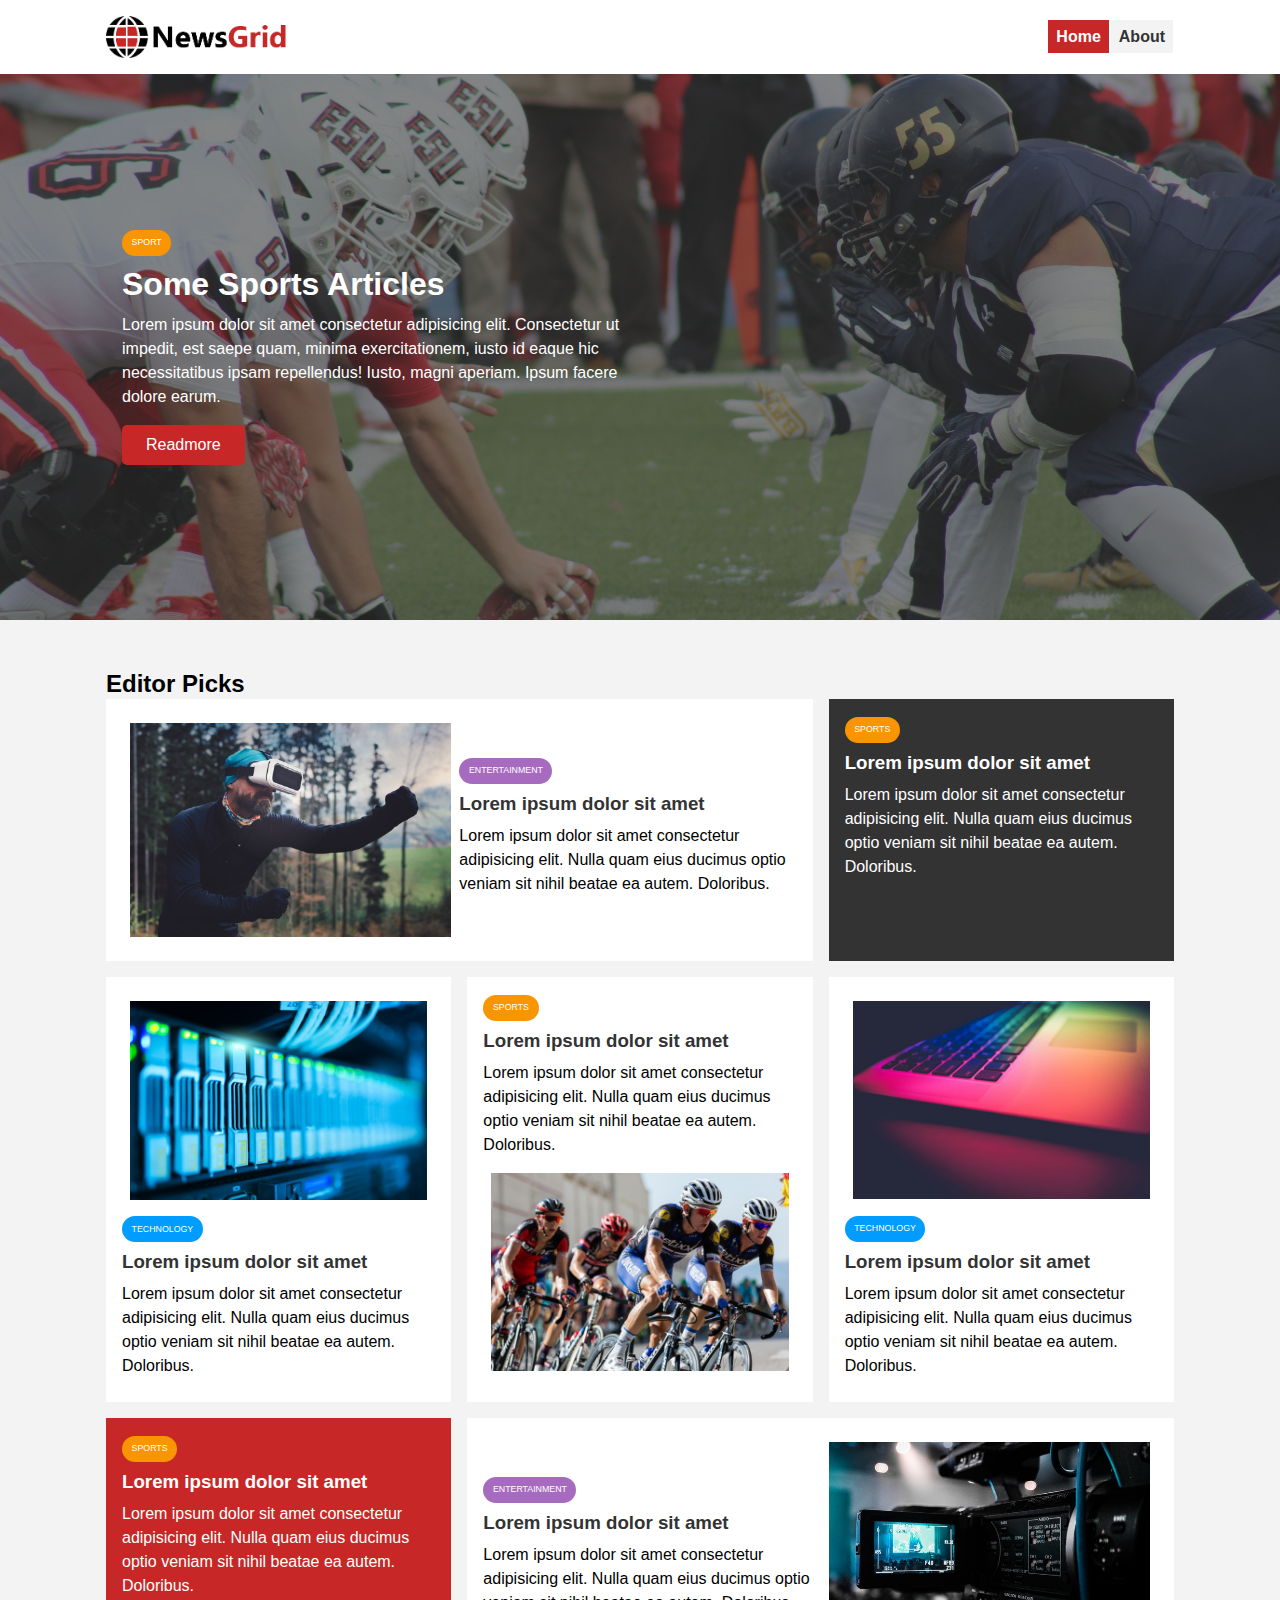
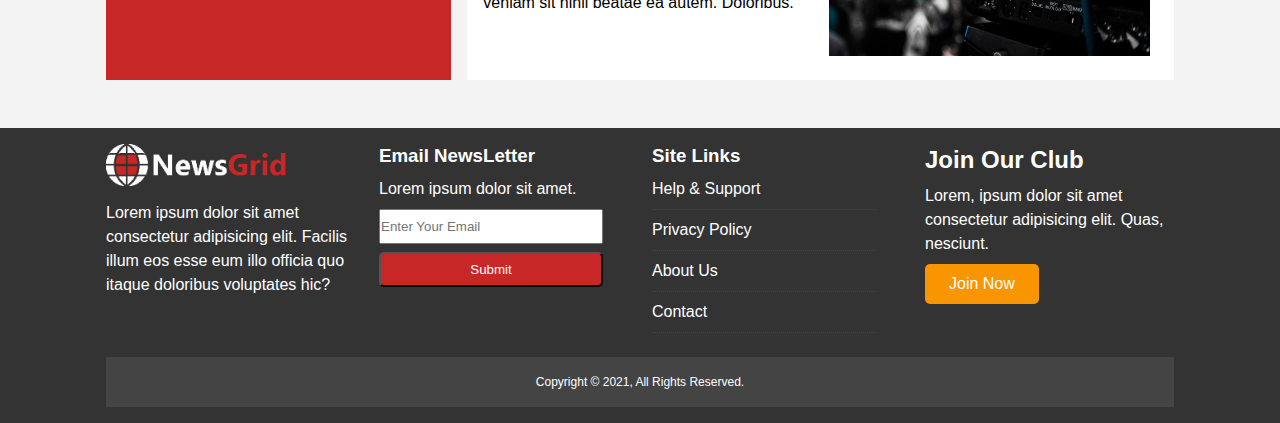
<file: Index.html>
<!DOCTYPE html>
<html lang="en">
  <head>
    <meta charset="UTF-8" />
    <meta http-equiv="X-UA-Compatible" content="IE=edge" />
    <meta name="viewport" content="width=device-width, initial-scale=1.0" />
    <title>NewsGrid | Most Recent News</title>
    <link
      rel="stylesheet"
      href="https://pro.fontawesome.com/releases/v5.10.0/css/all.css"
      integrity="sha384-AYmEC3Yw5cVb3ZcuHtOA93w35dYTsvhLPVnYs9eStHfGJvOvKxVfELGroGkvsg+p"
      crossorigin="anonymous"
    />
    <link rel="preconnect" href="https://fonts.gstatic.com" />
    <link rel="shortcut icon" type="image/x-icon" href="/favicon.ico" />
    <link rel="stylesheet" href="./Css/Style.css" />
    <link
      rel="stylesheet"
      media="Screen and (max-width:768px)"
      href="./Css/mobile.css"
    />
  </head>
  <body>
    <!-- Navbar -->
    <nav id="main-nav">
      <div class="container">
        <img src="./img/logo.png" alt="NewsGrid" class="logo" />
        <div class="social">
          <a href="http://facebook.com" target="_blank"
            ><i class="fab fa-facebook a-1 fa-2x"></i
          ></a>
          <a href="http://instagram.com" target="_blank"
            ><i class="fab fa-instagram a-2 fa-2x"></i
          ></a>
          <a href="http://twitter.com" target="_blank"
            ><i class="fab fa-twitter a-3 fa-2x"></i
          ></a>
          <a href="http://youtube.com" target="_blank"
            ><i class="fab fa-youtube a-4 fa-2x"></i
          ></a>
        </div>
        <ul>
          <li><a class="current" href="./Index.html">Home</a></li>
          <li><a href="./about.html">About</a></li>
        </ul>
      </div>
    </nav>

    <!-- Showcase -->
    <header id="showcase">
      <div class="container">
        <div class="showcase-container">
          <div class="showcase-content">
            <div class="category category-sports">Sport</div>
            <h1>Some Sports Articles</h1>
            <p>
              Lorem ipsum dolor sit amet consectetur adipisicing elit.
              Consectetur ut impedit, est saepe quam, minima exercitationem,
              iusto id eaque hic necessitatibus ipsam repellendus! Iusto, magni
              aperiam. Ipsum facere dolore earum.
            </p>
            <a href="./article.html" class="btn btn-primary">Readmore</a>
          </div>
        </div>
      </div>
    </header>

    <!-- Home Articles -->
    <section id="home-articles" class="py-2">
      <div class="container">
        <h2>Editor Picks</h2>
        <div class="articles-container">
          <article class="card">
            <img src="img/articles/ent1.jpg" alt="" />
            <div>
              <div class="category category-ent">Entertainment</div>
              <h3>
                <a href="article.html">Lorem ipsum dolor sit amet</a>
              </h3>
              <p>
                Lorem ipsum dolor sit amet consectetur adipisicing elit. Nulla
                quam eius ducimus optio veniam sit nihil beatae ea autem.
                Doloribus.
              </p>
            </div>
          </article>
          <article class="card bg-dark">
            <div class="category category-sports">Sports</div>
            <h3>
              <a href="article.html">Lorem ipsum dolor sit amet</a>
            </h3>
            <p>
              Lorem ipsum dolor sit amet consectetur adipisicing elit. Nulla
              quam eius ducimus optio veniam sit nihil beatae ea autem.
              Doloribus.
            </p>
          </article>
          <article class="card">
            <img src="img/articles/tech1.jpg" alt="" />
            <div class="category category-tech">Technology</div>
            <h3>
              <a href="article.html">Lorem ipsum dolor sit amet</a>
            </h3>
            <p>
              Lorem ipsum dolor sit amet consectetur adipisicing elit. Nulla
              quam eius ducimus optio veniam sit nihil beatae ea autem.
              Doloribus.
            </p>
          </article>
          <article class="card">
            <div class="category category-sports">Sports</div>
            <h3>
              <a href="article.html">Lorem ipsum dolor sit amet</a>
            </h3>
            <p>
              Lorem ipsum dolor sit amet consectetur adipisicing elit. Nulla
              quam eius ducimus optio veniam sit nihil beatae ea autem.
              Doloribus.
            </p>
            <img src="img/articles/sports1.jpg" alt="" />
          </article>
          <article class="card">
            <img src="img/articles/tech2.jpg" alt="" />
            <div class="category category-tech">Technology</div>
            <h3>
              <a href="article.html">Lorem ipsum dolor sit amet</a>
            </h3>
            <p>
              Lorem ipsum dolor sit amet consectetur adipisicing elit. Nulla
              quam eius ducimus optio veniam sit nihil beatae ea autem.
              Doloribus.
            </p>
          </article>
          <article class="card bg-primary">
            <div class="category category-sports">Sports</div>
            <h3>
              <a href="article.html">Lorem ipsum dolor sit amet</a>
            </h3>
            <p>
              Lorem ipsum dolor sit amet consectetur adipisicing elit. Nulla
              quam eius ducimus optio veniam sit nihil beatae ea autem.
              Doloribus.
            </p>
          </article>
          <article class="card">
            <div>
              <div class="category category-ent">Entertainment</div>
              <h3>
                <a href="article.html">Lorem ipsum dolor sit amet</a>
              </h3>
              <p>
                Lorem ipsum dolor sit amet consectetur adipisicing elit. Nulla
                quam eius ducimus optio veniam sit nihil beatae ea autem.
                Doloribus.
              </p>
            </div>
            <img src="img/articles/ent2.jpg" alt="" />
          </article>
        </div>
      </div>
    </section>

    <!-- Footer -->
    <footer id="main-footer">
      <div class="container container-footer py-1">
        <div>
          <img src="./img/logo_light.png" alt="" />
          <p>
            Lorem ipsum dolor sit amet consectetur adipisicing elit. Facilis
            illum eos esse eum illo officia quo itaque doloribus voluptates hic?
          </p>
        </div>

        <div>
          <h3>Email NewsLetter</h3>
          <p>Lorem ipsum dolor sit amet.</p>
          <form action="#">
            <input type="email" placeholder="Enter Your Email" />
            <input
              type="submit"
              placeholder="Subscribe"
              class="btn bg-primary"
            />
          </form>
        </div>

        <div>
          <h3>Site Links</h3>
          <ul class="list">
            <li><a href="#">Help & Support</a></li>
            <li><a href="#">Privacy Policy</a></li>
            <li><a href="#">About Us</a></li>
            <li><a href="#">Contact</a></li>
          </ul>
        </div>

        <div>
          <h2>Join Our Club</h2>
          <p>
            Lorem, ipsum dolor sit amet consectetur adipisicing elit. Quas,
            nesciunt.
          </p>
          <a href="#" class="btn btn-secondary">Join Now</a>
        </div>

        <div>
          <p>Copyright &copy; 2021, All Rights Reserved.</p>
        </div>
      </div>
    </footer>
  </body>
</html>
</file>
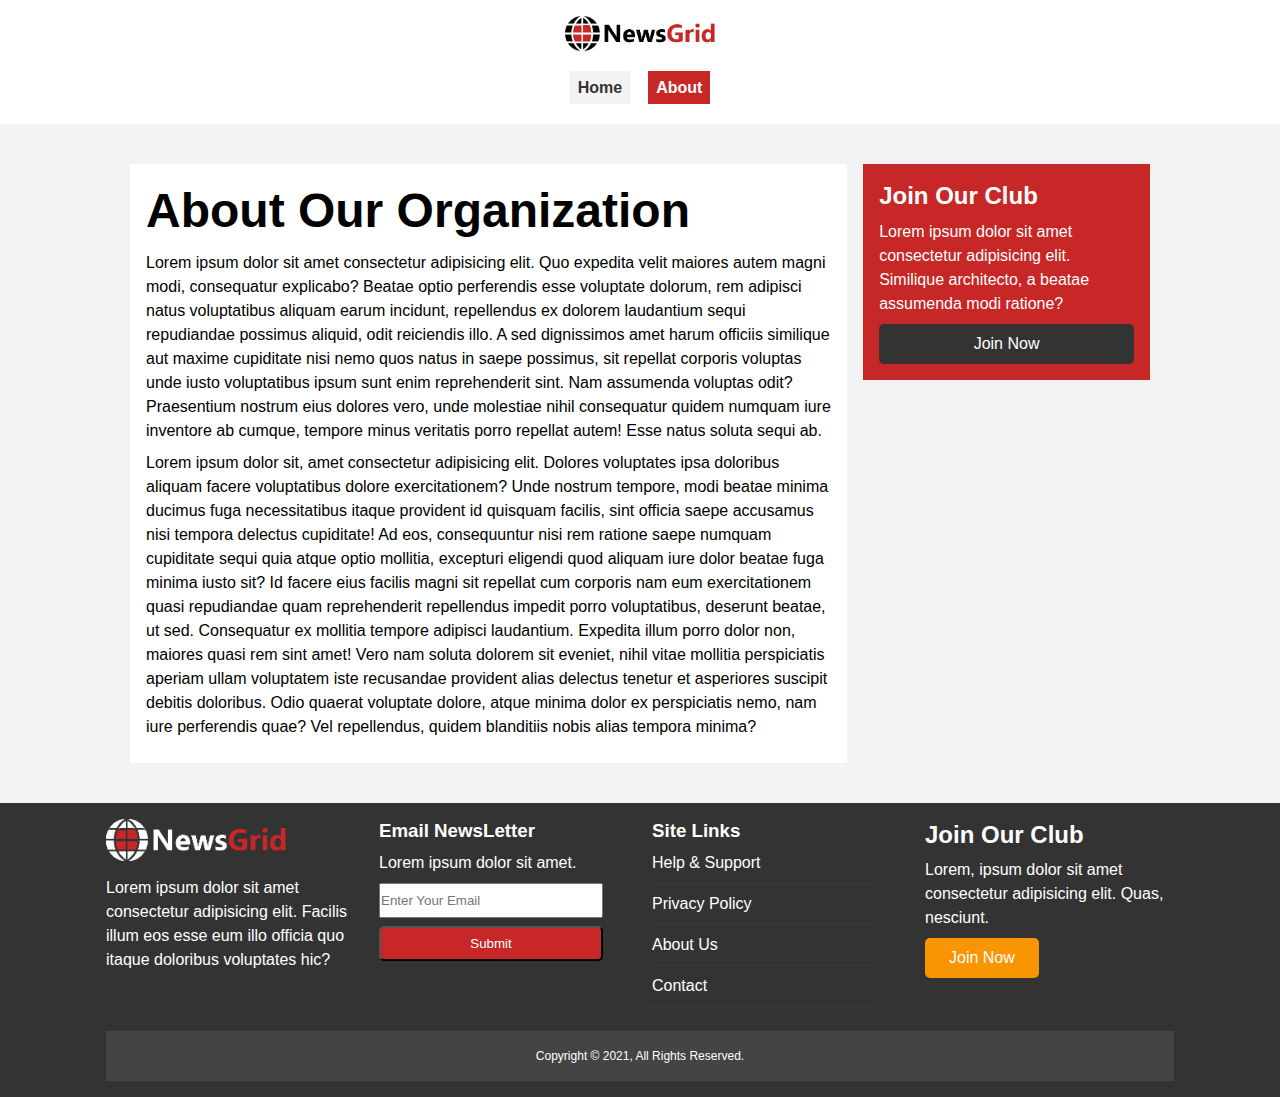
<file: about.html>
<!DOCTYPE html>
<html lang="en">
  <head>
    <meta charset="UTF-8" />
    <meta http-equiv="X-UA-Compatible" content="IE=edge" />
    <meta name="viewport" content="width=device-width, initial-scale=1.0" />
    <title>NewsGrid | About</title>
    <link
      rel="stylesheet"
      href="https://pro.fontawesome.com/releases/v5.10.0/css/all.css"
      integrity="sha384-AYmEC3Yw5cVb3ZcuHtOA93w35dYTsvhLPVnYs9eStHfGJvOvKxVfELGroGkvsg+p"
      crossorigin="anonymous"
    />
    <link rel="preconnect" href="https://fonts.gstatic.com" />
    <link rel="shortcut icon" type="image/x-icon" href="/favicon.ico" />
    <link rel="stylesheet" href="./Css/Style.css" />
    <link rel="stylesheet" href="./Css/mobile.css" />
  </head>
  <body>
    <!-- Navbar -->
    <nav id="main-nav">
      <div class="container">
        <img src="./img/logo.png" alt="NewsGrid" class="logo" />
        <div class="social">
          <a href="http://facebook.com" target="_blank"
            ><i class="fab fa-facebook a-1 fa-2x"></i
          ></a>
          <a href="http://instagram.com" target="_blank"
            ><i class="fab fa-instagram a-2 fa-2x"></i
          ></a>
          <a href="http://twitter.com" target="_blank"
            ><i class="fab fa-twitter a-3 fa-2x"></i
          ></a>
          <a href="http://youtube.com" target="_blank"
            ><i class="fab fa-youtube a-4 fa-2x"></i
          ></a>
        </div>
        <ul>
          <li><a href="./Index.html">Home</a></li>
          <li><a class="current" href="./about.html">About</a></li>
        </ul>
      </div>
    </nav>
    <!-- About Page -->
    <section id="about ">
      <div class="container">
        <div class="page-container">
          <article class="card">
            <h1 class="l-heading">About Our Organization</h1>
            <p>
              Lorem ipsum dolor sit amet consectetur adipisicing elit. Quo
              expedita velit maiores autem magni modi, consequatur explicabo?
              Beatae optio perferendis esse voluptate dolorum, rem adipisci
              natus voluptatibus aliquam earum incidunt, repellendus ex dolorem
              laudantium sequi repudiandae possimus aliquid, odit reiciendis
              illo. A sed dignissimos amet harum officiis similique aut maxime
              cupiditate nisi nemo quos natus in saepe possimus, sit repellat
              corporis voluptas unde iusto voluptatibus ipsum sunt enim
              reprehenderit sint. Nam assumenda voluptas odit? Praesentium
              nostrum eius dolores vero, unde molestiae nihil consequatur quidem
              numquam iure inventore ab cumque, tempore minus veritatis porro
              repellat autem! Esse natus soluta sequi ab.
            </p>
            <p>
              Lorem ipsum dolor sit, amet consectetur adipisicing elit. Dolores
              voluptates ipsa doloribus aliquam facere voluptatibus dolore
              exercitationem? Unde nostrum tempore, modi beatae minima ducimus
              fuga necessitatibus itaque provident id quisquam facilis, sint
              officia saepe accusamus nisi tempora delectus cupiditate! Ad eos,
              consequuntur nisi rem ratione saepe numquam cupiditate sequi quia
              atque optio mollitia, excepturi eligendi quod aliquam iure dolor
              beatae fuga minima iusto sit? Id facere eius facilis magni sit
              repellat cum corporis nam eum exercitationem quasi repudiandae
              quam reprehenderit repellendus impedit porro voluptatibus,
              deserunt beatae, ut sed. Consequatur ex mollitia tempore adipisci
              laudantium. Expedita illum porro dolor non, maiores quasi rem sint
              amet! Vero nam soluta dolorem sit eveniet, nihil vitae mollitia
              perspiciatis aperiam ullam voluptatem iste recusandae provident
              alias delectus tenetur et asperiores suscipit debitis doloribus.
              Odio quaerat voluptate dolore, atque minima dolor ex perspiciatis
              nemo, nam iure perferendis quae? Vel repellendus, quidem
              blanditiis nobis alias tempora minima?
            </p>
          </article>
          <aside class="card bg-primary">
            <h2>Join Our Club</h2>
            <p>
              Lorem ipsum dolor sit amet consectetur adipisicing elit. Similique
              architecto, a beatae assumenda modi ratione?
            </p>
            <a href="#" class="btn btn-dark btn-block">Join Now</a>
          </aside>
        </div>
      </div>
    </section>
    <!-- Footer -->
    <footer id="main-footer">
      <div class="container container-footer py-1">
        <div>
          <img src="./img/logo_light.png" alt="" />
          <p>
            Lorem ipsum dolor sit amet consectetur adipisicing elit. Facilis
            illum eos esse eum illo officia quo itaque doloribus voluptates hic?
          </p>
        </div>

        <div>
          <h3>Email NewsLetter</h3>
          <p>Lorem ipsum dolor sit amet.</p>
          <form action="#">
            <input type="email" placeholder="Enter Your Email" />
            <input
              type="submit"
              placeholder="Subscribe"
              class="btn bg-primary"
            />
          </form>
        </div>

        <div>
          <h3>Site Links</h3>
          <ul class="list">
            <li><a href="#">Help & Support</a></li>
            <li><a href="#">Privacy Policy</a></li>
            <li><a href="#">About Us</a></li>
            <li><a href="#">Contact</a></li>
          </ul>
        </div>

        <div>
          <h2>Join Our Club</h2>
          <p>
            Lorem, ipsum dolor sit amet consectetur adipisicing elit. Quas,
            nesciunt.
          </p>
          <a href="#" class="btn btn-secondary">Join Now</a>
        </div>

        <div>
          <p>Copyright &copy; 2021, All Rights Reserved.</p>
        </div>
      </div>
    </footer>
  </body>
</html>
</file>
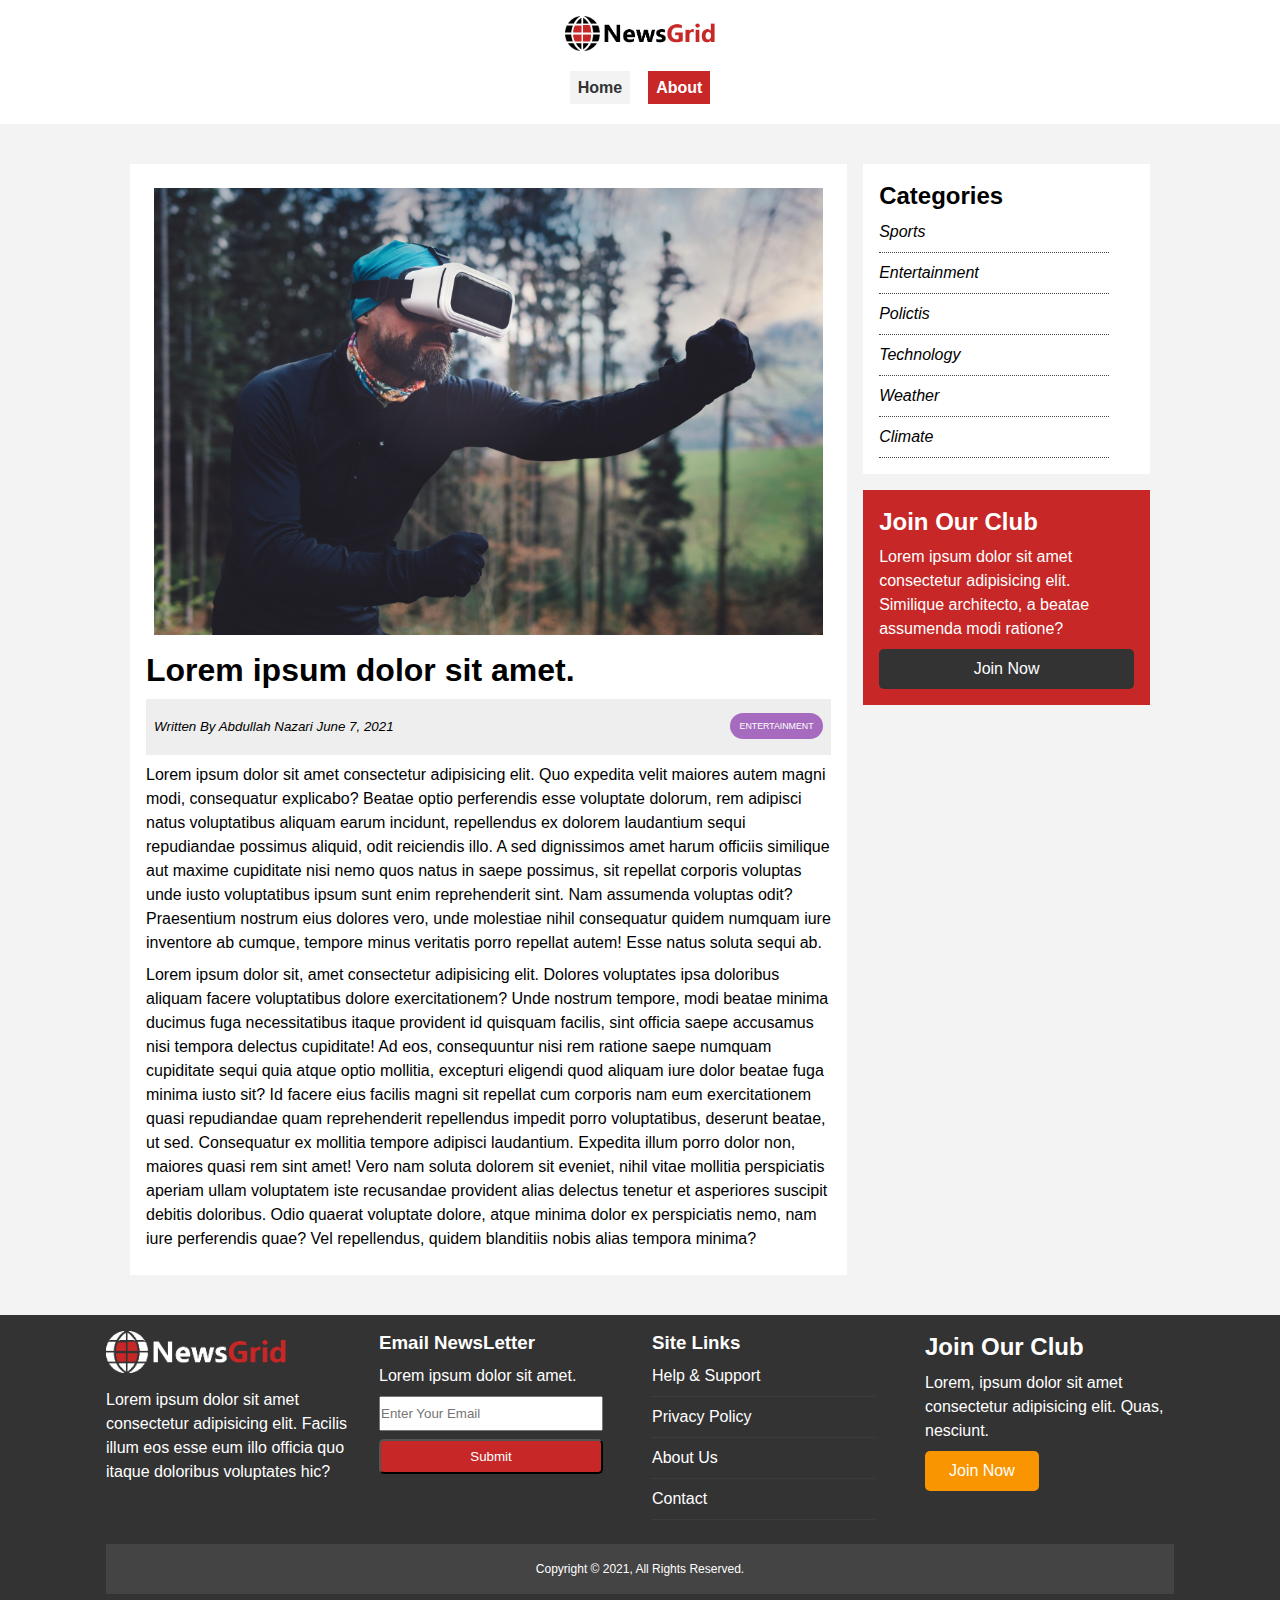
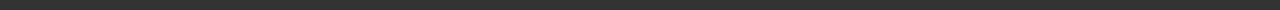
<file: article.html>
<!DOCTYPE html>
<html lang="en">
  <head>
    <meta charset="UTF-8" />
    <meta http-equiv="X-UA-Compatible" content="IE=edge" />
    <meta name="viewport" content="width=device-width, initial-scale=1.0" />
    <title>NewsGrid | lates News</title>
    <link
      rel="stylesheet"
      href="https://pro.fontawesome.com/releases/v5.10.0/css/all.css"
      integrity="sha384-AYmEC3Yw5cVb3ZcuHtOA93w35dYTsvhLPVnYs9eStHfGJvOvKxVfELGroGkvsg+p"
      crossorigin="anonymous"
    />
    <link rel="preconnect" href="https://fonts.gstatic.com" />
    <link rel="shortcut icon" type="image/x-icon" href="/favicon.ico" />
    <link rel="stylesheet" href="./Css/Style.css" />
    <link rel="stylesheet" href="./Css/mobile.css" />
  </head>
  <body>
    <!-- Navbar -->
    <nav id="main-nav">
      <div class="container">
        <img src="./img/logo.png" alt="NewsGrid" class="logo" />
        <div class="social">
          <a href="http://facebook.com" target="_blank"
            ><i class="fab fa-facebook a-1 fa-2x"></i
          ></a>
          <a href="http://instagram.com" target="_blank"
            ><i class="fab fa-instagram a-2 fa-2x"></i
          ></a>
          <a href="http://twitter.com" target="_blank"
            ><i class="fab fa-twitter a-3 fa-2x"></i
          ></a>
          <a href="http://youtube.com" target="_blank"
            ><i class="fab fa-youtube a-4 fa-2x"></i
          ></a>
        </div>
        <ul>
          <li><a href="./Index.html">Home</a></li>
          <li><a class="current" href="./about.html">About</a></li>
        </ul>
      </div>
    </nav>
    <!-- Article Page -->
    <section id="article">
      <div class="container">
        <div class="page-container">
          <article class="card">
            <img src="./img/articles/ent1.jpg" alt="" />
            <h1 class="l-head">Lorem ipsum dolor sit amet.</h1>
            <div class="meta">
              <small>
                <i class="fas fa-user">
                  Written By Abdullah Nazari June 7, 2021</i
                >
              </small>
              <div class="category category-ent">Entertainment</div>
            </div>

            <p>
              Lorem ipsum dolor sit amet consectetur adipisicing elit. Quo
              expedita velit maiores autem magni modi, consequatur explicabo?
              Beatae optio perferendis esse voluptate dolorum, rem adipisci
              natus voluptatibus aliquam earum incidunt, repellendus ex dolorem
              laudantium sequi repudiandae possimus aliquid, odit reiciendis
              illo. A sed dignissimos amet harum officiis similique aut maxime
              cupiditate nisi nemo quos natus in saepe possimus, sit repellat
              corporis voluptas unde iusto voluptatibus ipsum sunt enim
              reprehenderit sint. Nam assumenda voluptas odit? Praesentium
              nostrum eius dolores vero, unde molestiae nihil consequatur quidem
              numquam iure inventore ab cumque, tempore minus veritatis porro
              repellat autem! Esse natus soluta sequi ab.
            </p>
            <p>
              Lorem ipsum dolor sit, amet consectetur adipisicing elit. Dolores
              voluptates ipsa doloribus aliquam facere voluptatibus dolore
              exercitationem? Unde nostrum tempore, modi beatae minima ducimus
              fuga necessitatibus itaque provident id quisquam facilis, sint
              officia saepe accusamus nisi tempora delectus cupiditate! Ad eos,
              consequuntur nisi rem ratione saepe numquam cupiditate sequi quia
              atque optio mollitia, excepturi eligendi quod aliquam iure dolor
              beatae fuga minima iusto sit? Id facere eius facilis magni sit
              repellat cum corporis nam eum exercitationem quasi repudiandae
              quam reprehenderit repellendus impedit porro voluptatibus,
              deserunt beatae, ut sed. Consequatur ex mollitia tempore adipisci
              laudantium. Expedita illum porro dolor non, maiores quasi rem sint
              amet! Vero nam soluta dolorem sit eveniet, nihil vitae mollitia
              perspiciatis aperiam ullam voluptatem iste recusandae provident
              alias delectus tenetur et asperiores suscipit debitis doloribus.
              Odio quaerat voluptate dolore, atque minima dolor ex perspiciatis
              nemo, nam iure perferendis quae? Vel repellendus, quidem
              blanditiis nobis alias tempora minima?
            </p>
          </article>
          <aside id="categories" class="card">
            <h2>Categories</h2>
            <ul class="list">
              <li>
                <a href="#"><i class="fas fa-chevron-right dark">Sports</i></a>
              </li>
              <li>
                <a href="#"
                  ><i class="fas fa-chevron-right dark">Entertainment</i></a
                >
              </li>
              <li>
                <a href="#"
                  ><i class="fas fa-chevron-right dark">Polictis</i></a
                >
              </li>
              <li>
                <a href="#"
                  ><i class="fas fa-chevron-right dark">Technology</i></a
                >
              </li>
              <li>
                <a href="#"><i class="fas fa-chevron-right dark">Weather</i></a>
              </li>
              <li>
                <a href="#"><i class="fas fa-chevron-right dark">Climate</i></a>
              </li>
            </ul>
          </aside>
          <aside class="card bg-primary">
            <h2>Join Our Club</h2>
            <p>
              Lorem ipsum dolor sit amet consectetur adipisicing elit. Similique
              architecto, a beatae assumenda modi ratione?
            </p>
            <a href="#" class="btn btn-dark btn-block">Join Now</a>
          </aside>
        </div>
      </div>
    </section>

    <!-- Footer -->
    <footer id="main-footer">
      <div class="container container-footer py-1">
        <div>
          <img src="./img/logo_light.png" alt="" />
          <p>
            Lorem ipsum dolor sit amet consectetur adipisicing elit. Facilis
            illum eos esse eum illo officia quo itaque doloribus voluptates hic?
          </p>
        </div>

        <div>
          <h3>Email NewsLetter</h3>
          <p>Lorem ipsum dolor sit amet.</p>
          <form action="#">
            <input type="email" placeholder="Enter Your Email" />
            <input
              type="submit"
              placeholder="Subscribe"
              class="btn bg-primary"
            />
          </form>
        </div>

        <div>
          <h3>Site Links</h3>
          <ul class="list">
            <li><a href="#">Help & Support</a></li>
            <li><a href="#">Privacy Policy</a></li>
            <li><a href="#">About Us</a></li>
            <li><a href="#">Contact</a></li>
          </ul>
        </div>

        <div>
          <h2>Join Our Club</h2>
          <p>
            Lorem, ipsum dolor sit amet consectetur adipisicing elit. Quas,
            nesciunt.
          </p>
          <a href="#" class="btn btn-secondary">Join Now</a>
        </div>

        <div>
          <p>Copyright &copy; 2021, All Rights Reserved.</p>
        </div>
      </div>
    </footer>
  </body>
</html>
</file>
<file: Css/Style.css>
:root {
  --primary-color: #c72727;
  --secondary-color: #f99500;
  --light-color: #f3f3f3;
  --dark-color: #333;
  --max-width: 1100px;
}
.category {
  --sport-color: #f99500;
  --ent-color: #a66bbe;
  --tech-color: #009cff;
}
* {
  padding: 0;
  margin: 0;
  box-sizing: border-box;
}
body {
  font-family: "lato", sans-serif;
  background: var(--light-color);
}
h1,
h2,
h3,
h4,
h5,
h6 {
  font-family: "staatliches", sans-serif;
  line-height: 1.3;
}
a {
  text-decoration: none;
  color: #333;
}
p {
  margin: 0.5rem 0;
}
ul {
  list-style: none;
}
img {
  width: 100%;
}

/* Utility Classes */
.container {
  line-height: 1.5;
  margin: auto;
  padding: 1rem;
  max-width: var(--max-width);
}
.category {
  display: inline-block;
  color: #fff;
  padding: 0.4rem 0.6rem;
  margin-bottom: 0.5rem;
  border-radius: 15px;
  text-transform: uppercase;
  font-size: 0.55rem;
}
.category-sports {
  background: var(--sport-color);
}
.category-ent {
  background: var(--ent-color);
}
.category-tech {
  background: var(--tech-color);
}
.btn {
  padding: 0.5rem 1.5rem;
  color: #fff;
  background: var(--dark-color);
  border-radius: 5px;
  display: inline-block;
}
.btn-primary {
  background: var(--primary-color);
}

.btn-secondary {
  background: var(--secondary-color);
}

.btn-light {
  background: var(--light-color);
}
.btn-block {
  display: block;
  width: 100%;
  text-align: center;
}
.btn:hover {
  opacity: 0.8;
}
.card {
  padding: 1rem;
  background: #fff;
}
.card img {
  padding: 0.5rem;
}
.bg-dark {
  background: var(--dark-color);
  color: #fff;
}
.bg-primary {
  background: var(--primary-color);
  color: #fff;
}
.bg-secondary {
  background: var(--secondary-color);
  color: #fff;
}
.py-1 {
  padding: 1.5rem 0;
}
.py-2 {
  padding: 2rem 0;
}
.py-3 {
  padding: 3rem 0;
}
.p-1 {
  padding: 1.5rem;
}
.p-2 {
  padding: 2rem;
}
.p-3 {
  padding: 3rem;
}

.bg-dark h1,
.bg-dark h2,
.bg-dark h3,
.bg-dark a,
.bg-primary h1,
.bg-primary h2,
.bg-primary h3,
.bg-primary a,
.bg-secondary h1,
.bg-secondary h2,
.bg-secondary h3,
.bg-secondary a {
  color: #fff;
}
.list li a {
  color: #fff;
}
.list li {
  padding: 0.5rem 0;
  border-bottom: dotted #444 1px;
  width: 90%;
}
.list li:hover a {
  color: var(--primary-color) !important;
}
#main-nav .container a:hover .a-1 {
  color: #2058d1;
}
#main-nav .container a:hover .a-2 {
  color: #d316ba;
}
#main-nav .container a:hover .a-3 {
  color: #5ebcf1;
}
#main-nav .container a:hover .a-4 {
  color: #d12020;
}
.l-heading {
  font-size: 3rem;
}
.dark {
  color: black;
}
.dark:hover {
  color: #c72727;
}
#article .meta {
  display: flex;
  justify-content: space-between;
  align-items: center;
  background: #eee;
  padding: 0.5rem;
  margin-top: 0.5rem;
}
#article .meta .category {
  margin-top: 0.4rem;
}
/* Navbar */
#main-nav {
  position: sticky;
  top: 0;
  z-index: 2;
  background: #fff;
}
#main-nav .container {
  display: grid;
  grid-template-columns: 6fr 3fr 2fr;
  align-items: center;
  padding: 1rem;
  max-width: var(--max-width);
}
#main-nav .logo {
  width: 180px;
}
#main-nav ul {
  display: flex;
  justify-self: end;
}
#main-nav ul li a {
  padding: 0.5rem;
  font-weight: bold;
  background: var(--light-color);
  margin: 1px;
}
#main-nav .social {
  justify-self: center;
}
#main-nav .social i {
  margin-right: 0.5rem;
  color: #777;
}
#main-nav ul li a.current {
  background: var(--primary-color);
  color: #fff;
}
#main-nav ul li a:hover {
  background: #f3f3ff;
  color: #333;
}

/* ShowcaseArea */
#showcase {
  position: relative;
  background: var(--dark-color);
  color: #fff;
  padding: 2rem;
}
#showcase::before {
  content: "";
  background: url(/img/featured.jpg) no-repeat center center/cover;
  opacity: 0.4;
  position: absolute;
  top: 0;
  left: 0;
  width: 100%;
  height: 100%;
}

#showcase .container .showcase-container {
  height: 50vh;
  display: grid;
  grid-template-columns: repeat(2, 1fr);
  align-content: center;
  justify-items: center;
  padding: 1rem;
}
#showcase .container .showcase-container .showcase-content {
  z-index: 1;
}
#showcase .container .showcase-container .showcase-content h1 {
  font-weight: bold;
}
#showcase .showcase-content p {
  margin-bottom: 1rem;
}
/* Home Articles */
#home-articles .articles-container {
  display: grid;
  grid-template-columns: repeat(3, 1fr);
  grid-gap: 1rem;
}
#home-articles .articles-container > *:first-child,
#home-articles .articles-container > *:last-child {
  display: grid;
  grid-template-columns: repeat(2, 1fr);
  grid-column: 1 / span 2;
  padding: 1rem;
  align-items: center;
}
#home-articles .articles-container > *:last-child {
  grid-column: 2 / span 2;
}

/* Footer */
#main-footer {
  background: #333;
  color: #fff;
}
#main-foote a {
  color: #fff;
}
#main-footer .container-footer img {
  width: 180px;
}
#main-footer .container-footer {
  display: grid;
  grid-template-columns: repeat(4, 1fr);
  padding: 1rem;
  grid-gap: 1.5rem;
}
#main-footer .container-footer > *:last-child {
  grid-column: 1 / span 4;
  text-align: center;
  padding: 0.5rem;
  font-size: 0.75rem;
  background: #444;
}
#main-footer .container-footer input[type="email"] {
  padding: 0.5rem 0;
  width: 90%;
  margin-bottom: 0.5rem;
}
#main-footer .container-footer input[type="submit"] {
  width: 90%;
}
/* About Page */
.page-container {
  display: grid;
  grid-template-columns: 5fr 2fr;
  margin: 1.5rem;
  grid-gap: 1rem;
}
.page-container > *:first-child {
  grid-row: 1 / span 3;
}
</file>
<file: Css/mobile.css>
/* Navbar */
#main-nav .social {
  display: none;
}
#main-nav .container {
  grid-template-columns: 1fr;
  grid-gap: 0.5rem;
}
#main-nav .container ul,
#main-nav .container .logo {
  justify-self: center;
}
#main-nav .container ul {
  margin-top: 0.6rem;
}
#main-nav .container ul li {
  padding: 0.5rem;
}
#main-nav .container .logo {
  width: 150px;
}
/* home articles */
#home-articles .articles-container {
  display: grid;
  grid-template-columns: repeat(2, 1fr);
  grid-gap: 1rem;
}
#home-articles .articles-container > *:first-child,
#home-articles .articles-container > *:last-child {
  display: grid;
  grid-template-columns: 1fr;
  grid-column: 1;
  padding: 1rem;
  align-items: center;
}
@media (max-width: 600px) {
  #home-articles .articles-container,
  #showcase .container .showcase-container,
  #main-footer .container-footer {
    grid-template-columns: 1fr;
  }
  #main-footer .container-footer > *:last-child {
    grid-column: 1;
  }
  #main-footer .container-footer > *:first-child,
  #main-footer .container-footer > *:nth-child(2) {
    border-bottom: 1px #444 dotted;
    padding-bottom: 1rem;
  }
  .page-container {
    grid-template-columns: 1fr;
    text-align: center;
  }
  .l-heading {
    font-size: 2rem;
  }
  .page-container > *:first-child {
    grid-row: 1;
  }
}
</file>
